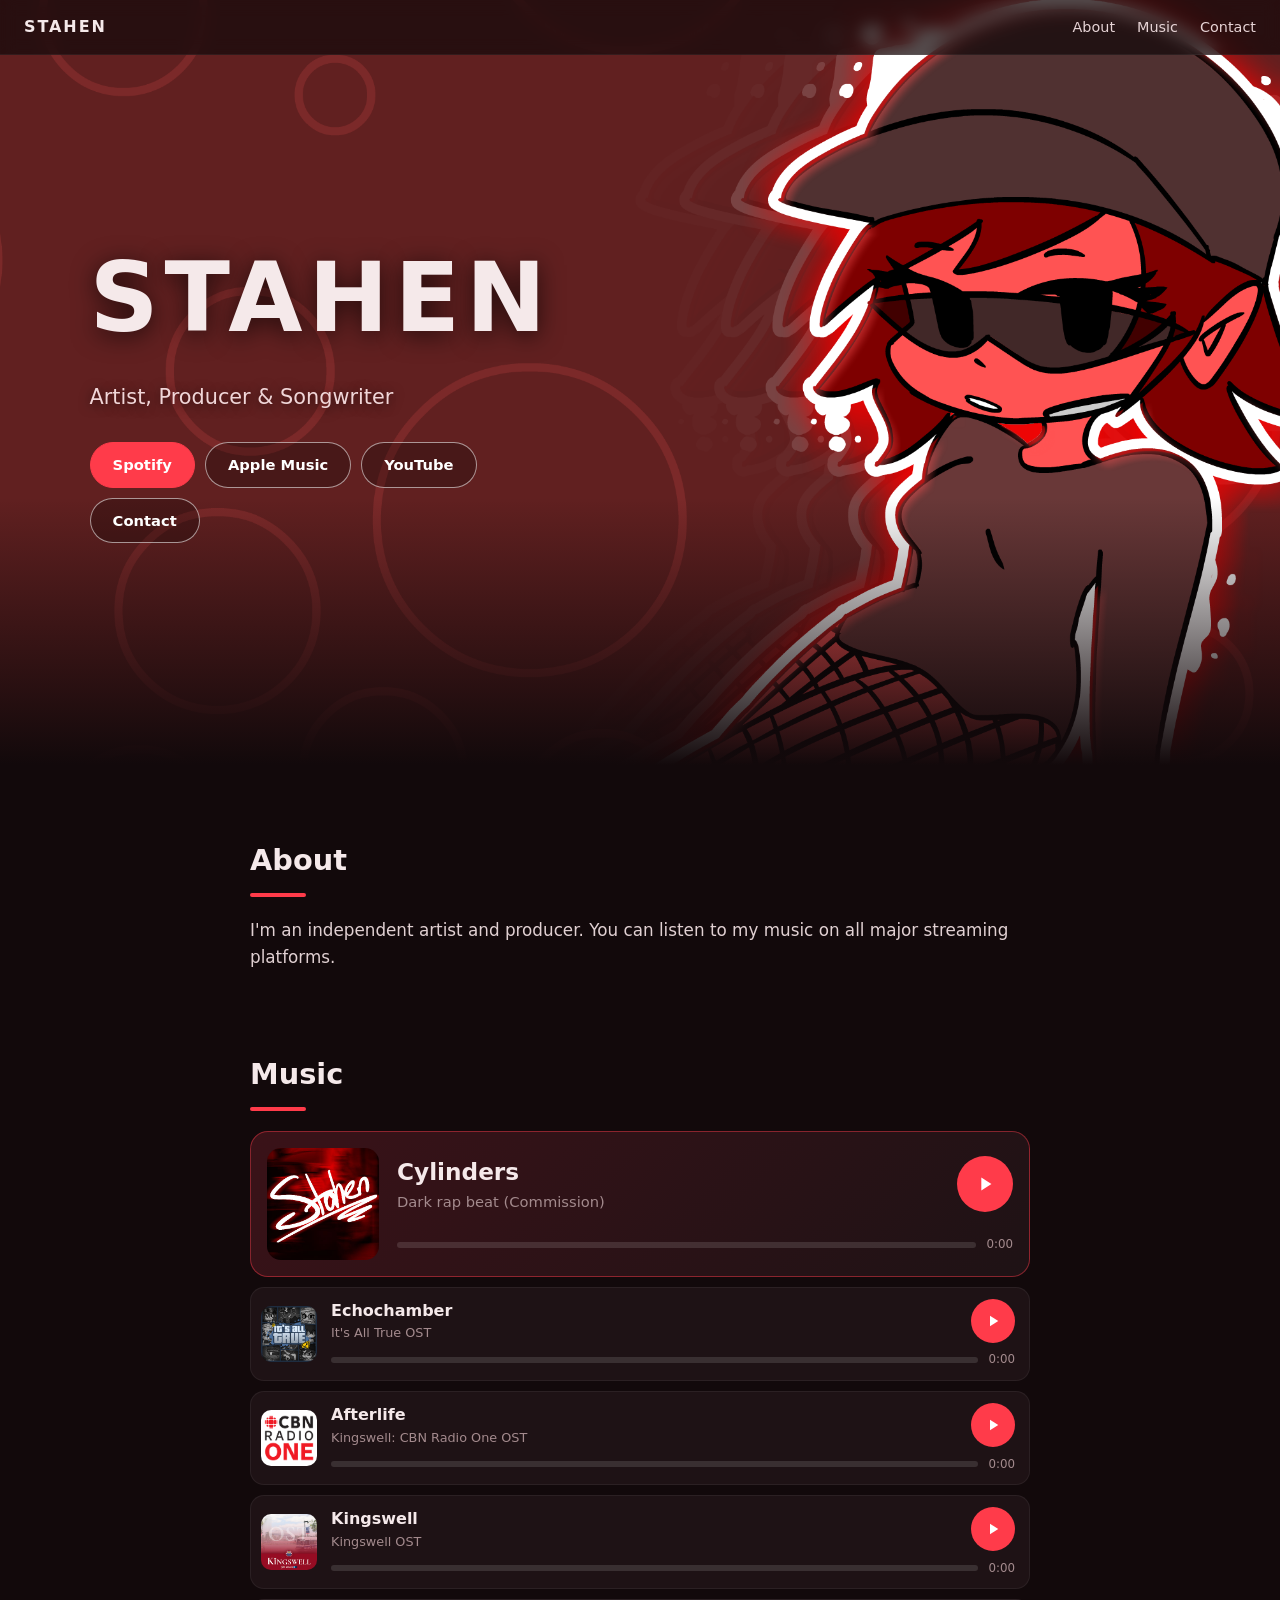
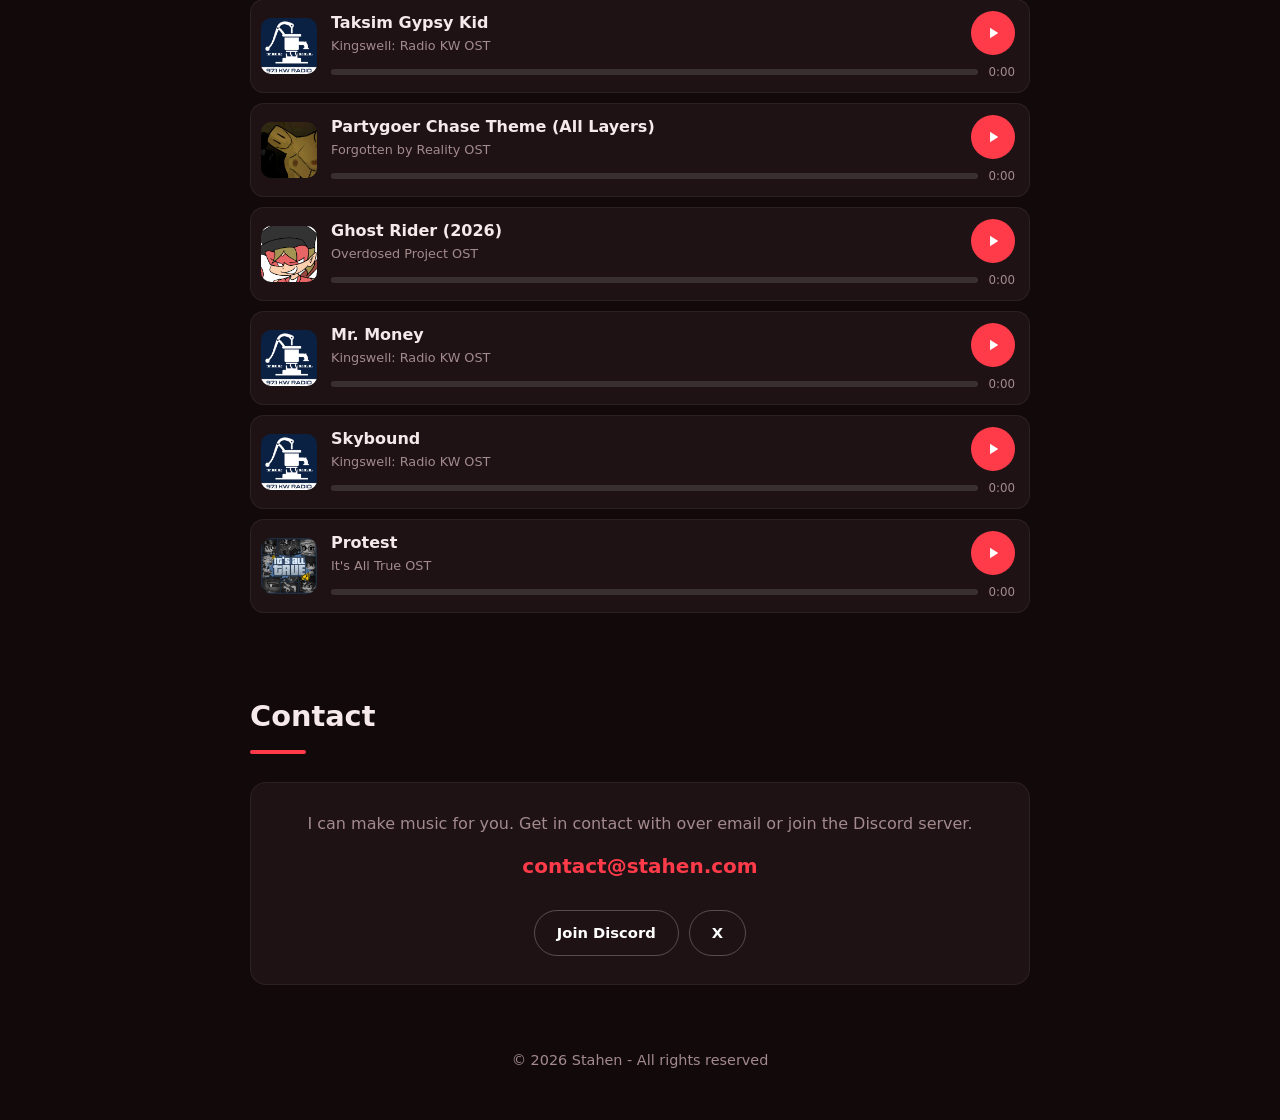
<file: index.html>
<!doctype html>
<html lang="en">
	<head>
		<meta charset="UTF-8" />
		<meta name="viewport" content="width=device-width, initial-scale=1.0" />
		<title>Stahen</title>
		<link rel="icon" type="image/png" href="favicon.png" />
		<meta name="description" content="Stahen's official website." />
		<link rel="stylesheet" href="style.css" />
	</head>
	<body>
		<nav class="nav">
			<a class="logo" href="#top">Stahen</a>
			<ul>
				<li><a class="link" href="#about">About</a></li>
				<li><a class="link" href="#music">Music</a></li>
				<li><a class="link" href="#contact">Contact</a></li>
			</ul>
		</nav>

		<header class="hero" id="top">
			<div>
				<h1>Stahen</h1>
				<p class="tagline">Artist, Producer & Songwriter</p>

				<div class="listen">
					<a
						class="btn primary"
						href="https://open.spotify.com/intl-tr/artist/4lfjyb7BlcXFUC0EQgfqJ3"
						target="_blank"
						rel="noopener"
						>Spotify</a
					>
					<a
						class="btn"
						href="https://music.apple.com/us/artist/stahen/1731970675"
						target="_blank"
						rel="noopener"
						>Apple Music</a
					>
					<a
						class="btn"
						href="https://www.youtube.com/@stahenofficial"
						target="_blank"
						rel="noopener"
						>YouTube</a
					>
				</div>
				<div class="listen contact-row">
					<a class="btn" href="#contact">Contact</a>
				</div>
			</div>
		</header>

		<section id="about">
			<h2>About</h2>
			<p class="about-text">
				I'm an independent artist and producer. You can listen to my
				music on all major streaming platforms.
			</p>
		</section>

		<section id="music">
			<h2>Music</h2>

			<div class="tracklist">
				<article class="track featured" data-src="track1.mp3">
					<div class="cover" data-cover="cover1.jpg">
						<span class="n">1</span
						><span class="eq"><i></i><i></i><i></i></span>
					</div>
					<div class="meta">
						<h3>Cylinders</h3>
						<span class="tsub">Dark rap beat (Commission)</span>
					</div>
					<button class="play" type="button" aria-label="Play">
						<svg
							class="i-play"
							viewBox="0 0 24 24"
							aria-hidden="true"
						>
							<path d="M8 5v14l11-7z" /></svg
						><svg
							class="i-pause"
							viewBox="0 0 24 24"
							aria-hidden="true"
						>
							<path d="M6 5h4v14H6zM14 5h4v14h-4z" />
						</svg>
					</button>
					<div class="prog">
						<div
							class="bar"
							role="slider"
							tabindex="0"
							aria-label="Seek"
							aria-valuemin="0"
							aria-valuemax="100"
							aria-valuenow="0"
						>
							<div class="line"><div class="fill"></div></div>
						</div>
						<span class="time">0:00</span>
					</div>
				</article>
				<article class="track" data-src="track2.mp3">
					<div class="cover" data-cover="cover2.jpg">
						<span class="n">2</span
						><span class="eq"><i></i><i></i><i></i></span>
					</div>
					<div class="meta">
						<h3>Echochamber</h3>
						<span class="tsub">It's All True OST</span>
					</div>
					<button class="play" type="button" aria-label="Play">
						<svg
							class="i-play"
							viewBox="0 0 24 24"
							aria-hidden="true"
						>
							<path d="M8 5v14l11-7z" /></svg
						><svg
							class="i-pause"
							viewBox="0 0 24 24"
							aria-hidden="true"
						>
							<path d="M6 5h4v14H6zM14 5h4v14h-4z" />
						</svg>
					</button>
					<div class="prog">
						<div
							class="bar"
							role="slider"
							tabindex="0"
							aria-label="Seek"
							aria-valuemin="0"
							aria-valuemax="100"
							aria-valuenow="0"
						>
							<div class="line"><div class="fill"></div></div>
						</div>
						<span class="time">0:00</span>
					</div>
				</article>
				<article class="track" data-src="track3.mp3">
					<div class="cover" data-cover="cover3.jpg">
						<span class="n">3</span
						><span class="eq"><i></i><i></i><i></i></span>
					</div>
					<div class="meta">
						<h3>Afterlife</h3>
						<span class="tsub">Kingswell: CBN Radio One OST</span>
					</div>
					<button class="play" type="button" aria-label="Play">
						<svg
							class="i-play"
							viewBox="0 0 24 24"
							aria-hidden="true"
						>
							<path d="M8 5v14l11-7z" /></svg
						><svg
							class="i-pause"
							viewBox="0 0 24 24"
							aria-hidden="true"
						>
							<path d="M6 5h4v14H6zM14 5h4v14h-4z" />
						</svg>
					</button>
					<div class="prog">
						<div
							class="bar"
							role="slider"
							tabindex="0"
							aria-label="Seek"
							aria-valuemin="0"
							aria-valuemax="100"
							aria-valuenow="0"
						>
							<div class="line"><div class="fill"></div></div>
						</div>
						<span class="time">0:00</span>
					</div>
				</article>
				<article class="track" data-src="track4.mp3">
					<div class="cover" data-cover="cover4.jpg">
						<span class="n">4</span
						><span class="eq"><i></i><i></i><i></i></span>
					</div>
					<div class="meta">
						<h3>Kingswell</h3>
						<span class="tsub">Kingswell OST</span>
					</div>
					<button class="play" type="button" aria-label="Play">
						<svg
							class="i-play"
							viewBox="0 0 24 24"
							aria-hidden="true"
						>
							<path d="M8 5v14l11-7z" /></svg
						><svg
							class="i-pause"
							viewBox="0 0 24 24"
							aria-hidden="true"
						>
							<path d="M6 5h4v14H6zM14 5h4v14h-4z" />
						</svg>
					</button>
					<div class="prog">
						<div
							class="bar"
							role="slider"
							tabindex="0"
							aria-label="Seek"
							aria-valuemin="0"
							aria-valuemax="100"
							aria-valuenow="0"
						>
							<div class="line"><div class="fill"></div></div>
						</div>
						<span class="time">0:00</span>
					</div>
				</article>
				<article class="track" data-src="track5.mp3">
					<div class="cover" data-cover="cover5.jpg">
						<span class="n">5</span
						><span class="eq"><i></i><i></i><i></i></span>
					</div>
					<div class="meta">
						<h3>Taksim Gypsy Kid</h3>
						<span class="tsub">Kingswell: Radio KW OST</span>
					</div>
					<button class="play" type="button" aria-label="Play">
						<svg
							class="i-play"
							viewBox="0 0 24 24"
							aria-hidden="true"
						>
							<path d="M8 5v14l11-7z" /></svg
						><svg
							class="i-pause"
							viewBox="0 0 24 24"
							aria-hidden="true"
						>
							<path d="M6 5h4v14H6zM14 5h4v14h-4z" />
						</svg>
					</button>
					<div class="prog">
						<div
							class="bar"
							role="slider"
							tabindex="0"
							aria-label="Seek"
							aria-valuemin="0"
							aria-valuemax="100"
							aria-valuenow="0"
						>
							<div class="line"><div class="fill"></div></div>
						</div>
						<span class="time">0:00</span>
					</div>
				</article>
				<article class="track" data-src="track6.mp3">
					<div class="cover" data-cover="cover6.jpg">
						<span class="n">6</span
						><span class="eq"><i></i><i></i><i></i></span>
					</div>
					<div class="meta">
						<h3>Partygoer Chase Theme (All Layers)</h3>
						<span class="tsub">Forgotten by Reality OST</span>
					</div>
					<button class="play" type="button" aria-label="Play">
						<svg
							class="i-play"
							viewBox="0 0 24 24"
							aria-hidden="true"
						>
							<path d="M8 5v14l11-7z" /></svg
						><svg
							class="i-pause"
							viewBox="0 0 24 24"
							aria-hidden="true"
						>
							<path d="M6 5h4v14H6zM14 5h4v14h-4z" />
						</svg>
					</button>
					<div class="prog">
						<div
							class="bar"
							role="slider"
							tabindex="0"
							aria-label="Seek"
							aria-valuemin="0"
							aria-valuemax="100"
							aria-valuenow="0"
						>
							<div class="line"><div class="fill"></div></div>
						</div>
						<span class="time">0:00</span>
					</div>
				</article>
				<article class="track" data-src="track7.mp3">
					<div class="cover" data-cover="cover7.jpg">
						<span class="n">7</span
						><span class="eq"><i></i><i></i><i></i></span>
					</div>
					<div class="meta">
						<h3>Ghost Rider (2026)</h3>
						<span class="tsub">Overdosed Project OST</span>
					</div>
					<button class="play" type="button" aria-label="Play">
						<svg
							class="i-play"
							viewBox="0 0 24 24"
							aria-hidden="true"
						>
							<path d="M8 5v14l11-7z" /></svg
						><svg
							class="i-pause"
							viewBox="0 0 24 24"
							aria-hidden="true"
						>
							<path d="M6 5h4v14H6zM14 5h4v14h-4z" />
						</svg>
					</button>
					<div class="prog">
						<div
							class="bar"
							role="slider"
							tabindex="0"
							aria-label="Seek"
							aria-valuemin="0"
							aria-valuemax="100"
							aria-valuenow="0"
						>
							<div class="line"><div class="fill"></div></div>
						</div>
						<span class="time">0:00</span>
					</div>
				</article>
				<article class="track" data-src="track8.mp3">
					<div class="cover" data-cover="cover5.jpg">
						<span class="n">8</span
						><span class="eq"><i></i><i></i><i></i></span>
					</div>
					<div class="meta">
						<h3>Mr. Money</h3>
						<span class="tsub">Kingswell: Radio KW OST</span>
					</div>
					<button class="play" type="button" aria-label="Play">
						<svg
							class="i-play"
							viewBox="0 0 24 24"
							aria-hidden="true"
						>
							<path d="M8 5v14l11-7z" /></svg
						><svg
							class="i-pause"
							viewBox="0 0 24 24"
							aria-hidden="true"
						>
							<path d="M6 5h4v14H6zM14 5h4v14h-4z" />
						</svg>
					</button>
					<div class="prog">
						<div
							class="bar"
							role="slider"
							tabindex="0"
							aria-label="Seek"
							aria-valuemin="0"
							aria-valuemax="100"
							aria-valuenow="0"
						>
							<div class="line"><div class="fill"></div></div>
						</div>
						<span class="time">0:00</span>
					</div>
				</article>
				<article class="track" data-src="track9.mp3">
					<div class="cover" data-cover="cover5.jpg">
						<span class="n">9</span
						><span class="eq"><i></i><i></i><i></i></span>
					</div>
					<div class="meta">
						<h3>Skybound</h3>
						<span class="tsub">Kingswell: Radio KW OST</span>
					</div>
					<button class="play" type="button" aria-label="Play">
						<svg
							class="i-play"
							viewBox="0 0 24 24"
							aria-hidden="true"
						>
							<path d="M8 5v14l11-7z" /></svg
						><svg
							class="i-pause"
							viewBox="0 0 24 24"
							aria-hidden="true"
						>
							<path d="M6 5h4v14H6zM14 5h4v14h-4z" />
						</svg>
					</button>
					<div class="prog">
						<div
							class="bar"
							role="slider"
							tabindex="0"
							aria-label="Seek"
							aria-valuemin="0"
							aria-valuemax="100"
							aria-valuenow="0"
						>
							<div class="line"><div class="fill"></div></div>
						</div>
						<span class="time">0:00</span>
					</div>
				</article>
				<article class="track" data-src="track10.mp3">
					<div class="cover" data-cover="cover2.jpg">
						<span class="n">10</span
						><span class="eq"><i></i><i></i><i></i></span>
					</div>
					<div class="meta">
						<h3>Protest</h3>
						<span class="tsub">It's All True OST</span>
					</div>
					<button class="play" type="button" aria-label="Play">
						<svg
							class="i-play"
							viewBox="0 0 24 24"
							aria-hidden="true"
						>
							<path d="M8 5v14l11-7z" /></svg
						><svg
							class="i-pause"
							viewBox="0 0 24 24"
							aria-hidden="true"
						>
							<path d="M6 5h4v14H6zM14 5h4v14h-4z" />
						</svg>
					</button>
					<div class="prog">
						<div
							class="bar"
							role="slider"
							tabindex="0"
							aria-label="Seek"
							aria-valuemin="0"
							aria-valuemax="100"
							aria-valuenow="0"
						>
							<div class="line"><div class="fill"></div></div>
						</div>
						<span class="time">0:00</span>
					</div>
				</article>
			</div>
		</section>

		<section id="contact">
			<h2>Contact</h2>
			<div class="contact-card">
				<p>
					I can make music for you. Get in contact with over email or
					join the Discord server.
				</p>
				<a class="mail" href="mailto:contact@stahen.com"
					>contact@stahen.com</a
				>

				<div class="social">
					<a
						class="btn primary"
						href="https://discord.com/invite/ekQ94NrSKF"
						target="_blank"
						rel="noopener"
						>Join Discord</a
					>
					<a
						class="btn"
						href="https://x.com/stahenreal"
						target="_blank"
						rel="noopener"
						>X</a
					>
				</div>
			</div>
		</section>

		<footer>&copy; 2026 Stahen - All rights reserved</footer>

		<script src="scripts/music.js"></script>
		<script src="scripts/sections.js"></script>
	</body>
</html>
</file>
<file: style.css>
:root {
	--bg: #12090b;
	--card: #1e1215;
	--text: #f5e9ea;
	--muted: #a38a8d;
	--accent: #ff3b4a;
	--accent-dark: #d62839;
}
* {
	box-sizing: border-box;
	margin: 0;
	padding: 0;
}
html {
	scroll-behavior: smooth;
	scroll-padding-top: 64px;
}
body {
	font-family:
		system-ui,
		-apple-system,
		"Segoe UI",
		Roboto,
		sans-serif;
	background: var(--bg);
	color: var(--text);
	line-height: 1.6;
}
a {
	color: inherit;
}

/* ---------- NAV ---------- */
.nav {
	position: fixed;
	top: 0;
	left: 0;
	right: 0;
	z-index: 10;
	display: flex;
	justify-content: space-between;
	align-items: center;
	padding: 14px 24px;
	background: rgba(18, 9, 11, 0.72);
	backdrop-filter: blur(8px);
	border-bottom: 1px solid rgba(255, 255, 255, 0.05);
}
.nav .logo {
	font-weight: 800;
	letter-spacing: 0.12em;
	text-transform: uppercase;
	text-decoration: none;
}
.nav ul {
	display: flex;
	gap: 22px;
	list-style: none;
}
.nav a.link {
	text-decoration: none;
	font-size: 0.9rem;
	color: #e6d3d5;
}
.nav a.link:hover {
	color: var(--accent);
}
.nav a.link {
	position: relative;
	padding: 4px 0;
}
.nav a.link::after {
	content: "";
	position: absolute;
	left: 0;
	right: 0;
	bottom: -2px;
	height: 2px;
	border-radius: 2px;
	background: var(--accent);
	transform: scaleX(0);
	transition: transform 0.25s ease;
}
.nav a.link.active {
	color: #fff;
}
.nav a.link.active::after {
	transform: scaleX(1);
}

/* ---------- HERO ---------- */
.hero {
	position: relative;
	width: 100%;
	height: 85vh;
	min-height: 480px;
	display: flex;
	align-items: center;
	justify-content: flex-start;
	text-align: left;
	padding: 0 clamp(24px, 7vw, 110px);
	background:
		linear-gradient(
			to bottom,
			rgba(18, 9, 11, 0) 0%,
			rgba(18, 9, 11, 0) 65%,
			rgba(18, 9, 11, 1) 100%
		),
		url("panorama.png") right center / cover no-repeat,
		linear-gradient(135deg, #7f1d1d, #12090b);
}
@media (max-width: 700px) {
	.hero {
		align-items: flex-end;
		padding-bottom: 84px;
	}
	.hero .tagline {
		font-size: 0.95rem;
	}
}
@media (min-width: 900px) {
	.hero {
		background-attachment: scroll, scroll, scroll;
	}
}
.hero h1 {
	font-size: clamp(2.8rem, 9vw, 6rem);
	letter-spacing: 0.06em;
	text-transform: uppercase;
	text-shadow: 0 4px 24px rgba(0, 0, 0, 0.65);
}
.hero .tagline {
	margin-top: 6px;
	font-size: clamp(1rem, 2.5vw, 1.3rem);
	color: #f0d6d8;
	text-shadow: 0 2px 12px rgba(0, 0, 0, 0.6);
}
.listen {
	margin-top: 28px;
	display: flex;
	flex-wrap: wrap;
	justify-content: flex-start;
	gap: 10px;
}
.listen.contact-row {
	margin-top: 10px;
}
.btn {
	display: inline-block;
	padding: 10px 22px;
	border-radius: 999px;
	border: 1.5px solid rgba(255, 255, 255, 0.55);
	background: rgba(0, 0, 0, 0.25);
	color: #fff;
	text-decoration: none;
	font-weight: 600;
	font-size: 0.92rem;
	transition:
		background 0.2s,
		border-color 0.2s,
		transform 0.2s;
}
.btn:hover {
	background: var(--accent);
	border-color: var(--accent);
	transform: translateY(-2px);
}
.btn.primary {
	background: var(--accent);
	border-color: var(--accent);
}
.btn.primary:hover {
	background: var(--accent-dark);
	border-color: var(--accent-dark);
}

/* ---------- SHARED SECTION STYLES ---------- */
section {
	max-width: 820px;
	margin: 0 auto;
	padding: 72px 20px 8px;
}
section h2 {
	font-size: 1.8rem;
}
section h2::after {
	content: "";
	display: block;
	width: 56px;
	height: 4px;
	margin-top: 10px;
	background: var(--accent);
	border-radius: 2px;
}
.sub {
	color: var(--muted);
	margin: 14px 0 24px;
	font-size: 0.95rem;
}

/* ---------- ABOUT ---------- */
.about-text {
	margin-top: 20px;
	font-size: 1.05rem;
	color: #e0d0d2;
}

/* ---------- TRACKS ---------- */
.tracklist {
	margin-top: 20px;
	display: grid;
	gap: 10px;
}
.track {
	--size: 56px;
	display: grid;
	grid-template-columns: var(--size) 1fr 44px;
	grid-template-areas: "cover meta play" "cover prog prog";
	column-gap: 14px;
	row-gap: 6px;
	align-items: center;
	margin-top: 0;
	background: var(--card);
	border: 1px solid rgba(255, 255, 255, 0.06);
	border-radius: 14px;
	padding: 10px 14px 10px 10px;
	transition:
		border-color 0.2s,
		background 0.2s,
		box-shadow 0.25s;
}
.track:hover {
	border-color: rgba(255, 59, 74, 0.5);
	background: #251619;
}
.track.playing {
	border-color: var(--accent);
	box-shadow:
		0 0 0 1px rgba(255, 59, 74, 0.35),
		0 10px 30px rgba(255, 59, 74, 0.18);
}
.track.unavailable {
	opacity: 0.6;
}

.cover {
	grid-area: cover;
	position: relative;
	width: var(--size);
	height: var(--size);
	border-radius: 10px;
	overflow: hidden;
	display: grid;
	place-items: center;
	background:
		var(--img, none) center / cover no-repeat,
		linear-gradient(135deg, #8f1f2a, #2a0d12);
	color: rgba(255, 255, 255, 0.9);
	font-weight: 800;
	font-size: 1.15rem;
}
.cover.has-cover .n {
	display: none;
}
.track.playing .cover::after {
	content: "";
	position: absolute;
	inset: 0;
	background: rgba(18, 9, 11, 0.55);
}
.eq {
	position: absolute;
	z-index: 1;
	inset: 0;
	display: none;
	align-items: center;
	justify-content: center;
	gap: 3px;
}
.track.playing .eq {
	display: flex;
}
.track.playing .cover .n {
	display: none;
}
.eq i {
	width: 4px;
	height: 16px;
	background: var(--accent);
	border-radius: 2px;
	transform-origin: bottom;
	animation: eq 0.9s ease-in-out infinite;
}
.eq i:nth-child(2) {
	animation-delay: -0.3s;
}
.eq i:nth-child(3) {
	animation-delay: -0.6s;
}
@keyframes eq {
	0%,
	100% {
		transform: scaleY(0.3);
	}
	50% {
		transform: scaleY(1);
	}
}

.meta {
	grid-area: meta;
	min-width: 0;
}
.meta h3 {
	font-size: 1rem;
	font-weight: 700;
	white-space: nowrap;
	overflow: hidden;
	text-overflow: ellipsis;
}
.tsub {
	display: block;
	color: var(--muted);
	font-size: 0.8rem;
	white-space: nowrap;
	overflow: hidden;
	text-overflow: ellipsis;
}

.play {
	grid-area: play;
	width: 44px;
	height: 44px;
	border: none;
	border-radius: 50%;
	background: var(--accent);
	color: #fff;
	display: grid;
	place-items: center;
	cursor: pointer;
	transition:
		background 0.2s,
		transform 0.2s;
}
.play:hover {
	background: var(--accent-dark);
	transform: scale(1.07);
}
.play:focus-visible {
	outline: 2px solid #fff;
	outline-offset: 3px;
}
.play svg {
	width: 18px;
	height: 18px;
	fill: currentColor;
}
.play .i-pause {
	display: none;
}
.track.playing .play .i-play {
	display: none;
}
.track.playing .play .i-pause {
	display: block;
}

.prog {
	grid-area: prog;
	display: flex;
	align-items: center;
	gap: 10px;
	min-width: 0;
}
.bar {
	flex: 1;
	height: 20px;
	display: flex;
	align-items: center;
	cursor: pointer;
}
.bar:focus-visible {
	outline: 2px solid var(--accent);
	outline-offset: 2px;
	border-radius: 6px;
}
.line {
	position: relative;
	width: 100%;
	height: 6px;
	border-radius: 99px;
	background: rgba(255, 255, 255, 0.12);
	overflow: hidden;
}
.fill {
	position: absolute;
	inset: 0 auto 0 0;
	width: 0;
	background: linear-gradient(90deg, var(--accent-dark), var(--accent));
	border-radius: 99px;
}
.time {
	font-size: 0.74rem;
	color: var(--muted);
	font-variant-numeric: tabular-nums;
	white-space: nowrap;
}

.track.featured {
	--size: 112px;
	grid-template-columns: var(--size) 1fr 56px;
	column-gap: 18px;
	row-gap: 10px;
	padding: 16px;
	border-radius: 18px;
	background: linear-gradient(135deg, #3a1218, var(--card));
	border-color: rgba(255, 59, 74, 0.45);
}
.featured .cover {
	border-radius: 14px;
	font-size: 2rem;
}
.featured .meta h3 {
	font-size: 1.45rem;
}
.featured .tsub {
	font-size: 0.92rem;
	white-space: normal;
}
.featured .play {
	width: 56px;
	height: 56px;
}
.featured .play svg {
	width: 22px;
	height: 22px;
}
.badge {
	display: inline-block;
	font-size: 0.7rem;
	font-weight: 700;
	letter-spacing: 0.12em;
	text-transform: uppercase;
	color: var(--accent);
}
@media (max-width: 560px) {
	.track.featured {
		--size: 84px;
		column-gap: 14px;
		padding: 14px;
	}
	.featured .meta h3 {
		font-size: 1.15rem;
	}
	.featured .play {
		width: 48px;
		height: 48px;
	}
	.time {
		font-size: 0.7rem;
	}
}

/* ---------- CONTACT ---------- */
.contact-card {
	margin-top: 28px;
	padding: 28px;
	text-align: center;
	border-radius: 16px;
	background: var(--card);
	border: 1px solid rgba(255, 255, 255, 0.06);
}
.contact-card p {
	color: var(--muted);
}
.contact-card .mail {
	display: inline-block;
	margin: 14px 0 6px;
	font-size: 1.25rem;
	font-weight: 700;
	color: var(--accent);
	text-decoration: none;
}
.contact-card .mail:hover {
	text-decoration: underline;
}

.social {
	margin-top: 22px;
	display: flex;
	flex-wrap: wrap;
	justify-content: center;
	gap: 10px;
}
.social .btn {
	border-color: rgba(255, 255, 255, 0.25);
	background: transparent;
}
.social .btn:hover {
	background: var(--accent);
	border-color: var(--accent);
}

footer {
	text-align: center;
	color: var(--muted);
	padding: 56px 20px 48px;
	font-size: 0.9rem;
}
</file>
